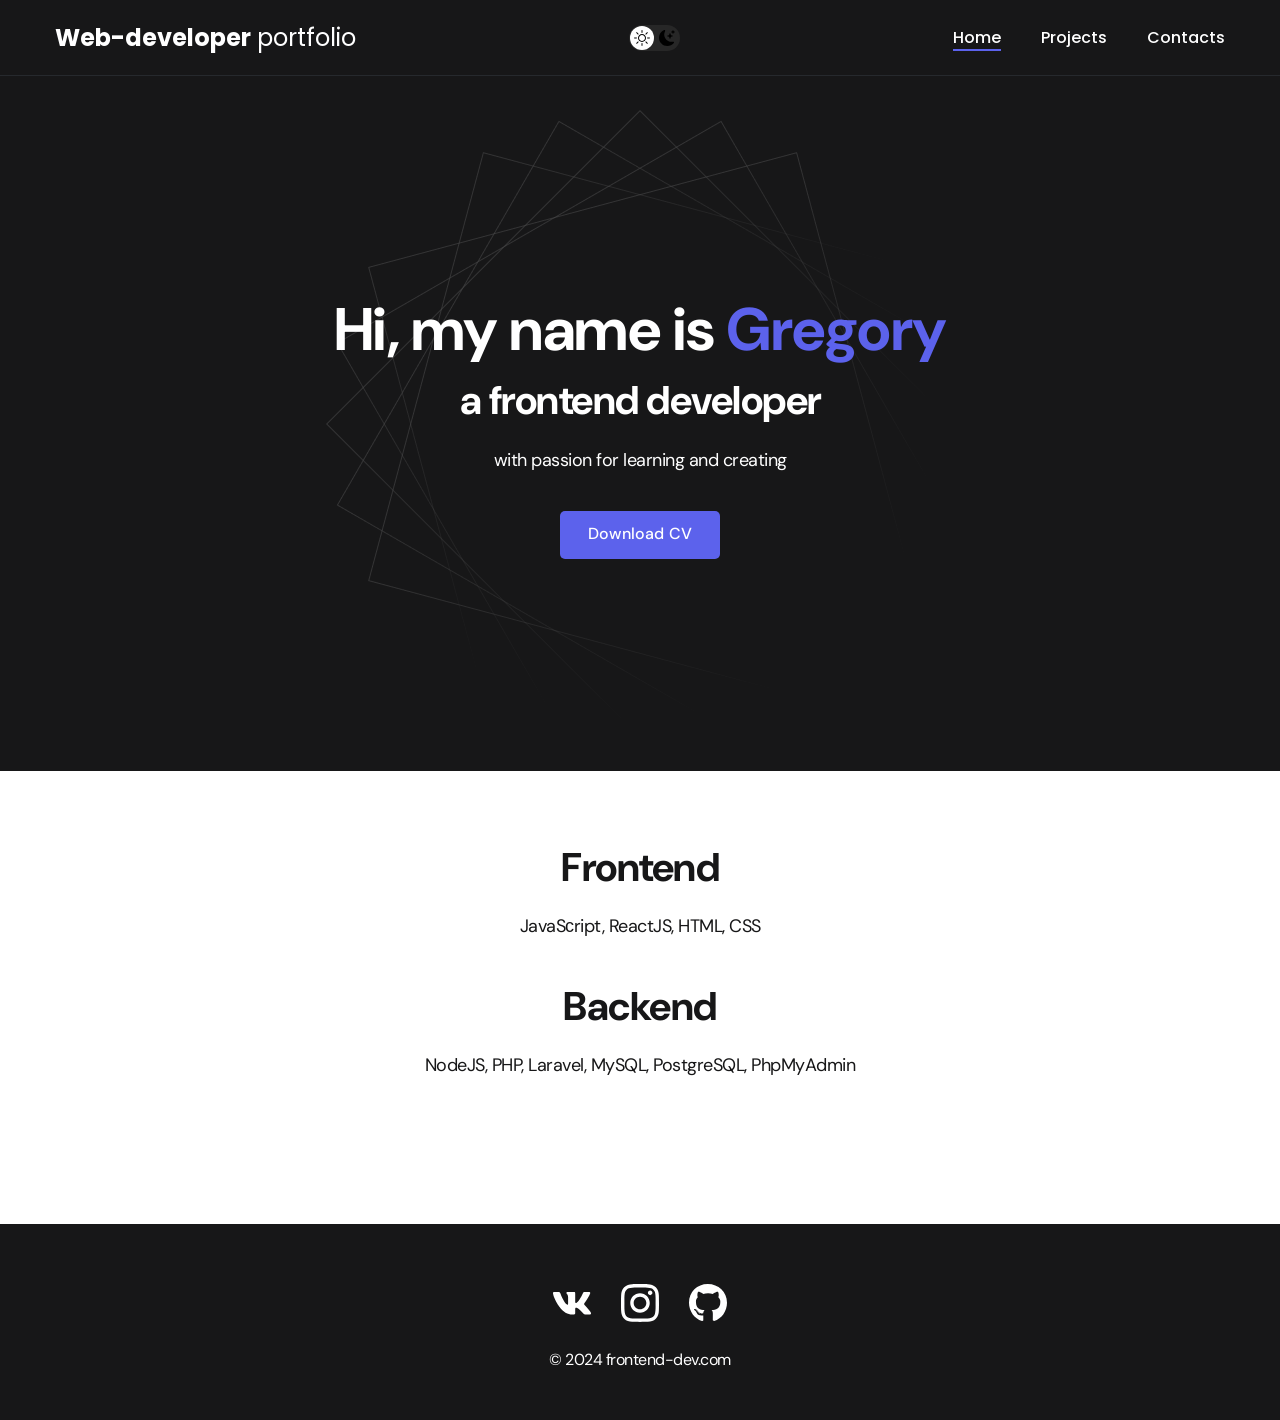
<file: index.html>
<!DOCTYPE html>
<html lang="en">
<head>
    <meta charset="UTF-8">
    <meta name="viewport" content="width=device-width, initial-scale=1.0">
    <title>Freelancer portfolio</title>
    <link rel="stylesheet" href="./css/main.css">
</head>
<body>
    
<nav class="nav ">
   <div class="container">
        <div class="nav-row">
            <a href="./index.html" class="logo"  ><strong>Web-developer</strong> portfolio</a>

            <button class="dark-mode-btn ">
                <img src="img/icons/Sun.svg" alt="Light mode" class="dark-mode-btn__icon">
                <img src="img/icons/Moon.svg" alt="Dark mode" class="dark-mode-btn__icon">
            </button>

            <button class="mobile-nav-btn">
                <span></span>
                <span></span>
                <span></span>
            </button>

            <ul class="nav-list">
                <li class="nav-list_item"> <a href="./index.html" class="nav-list_link nav-list_link--active">Home</a></li>
                <li class="nav-list_item"> <a href="./project.html" class="nav-list_link">Projects</a></li>
                <li class="nav-list_item"> <a href="./contacts.html" class="nav-list_link">Contacts</a></li>
            </ul>
        </div>  
   </div>
</nav>


<header class="header ">
        <div class="header__wrapper">
                <h1 class="header__title">
                <strong>Hi, my name is <em>Gregory</em></strong><br>
                a frontend developer
                </h1>
            <div class="header__text">
                <p>with passion for learning and creating</p> 
            </div>
            <a href="https://drive.google.com/file/d/19QWPZF1fWF9mKuZJJKui-YVSOAKrHI-4/view?usp=sharing" class="btn">Download CV</a>
        </div>
</header>

<main class="section ">
    <div class="container">
       
        <ul class="content-list">

            <li class="content-list__item">
                <h2 class="title-2">Frontend</h2>
                <p>JavaSсript, ReactJS, HTML, CSS</p>
            </li>
            <li class="content-list__item">
                <h2 class="title-2">Backend</h2>
                <p>NodeJS, PHP, Laravel, MySQL, PostgreSQL, PhpMyAdmin</p>
                
            </li>

        </ul>

    </div>
</main>


<footer class="footer">
    <div class="container">
        <div class="footer__wrapper">
            <ul class="social">
                <li class="social__item"><a href="https://vk.com/gr1gaw"><img src="./img/icons/vk.svg" alt="VK"></a></li>
                <li class="social__item"><a href="https://www.instagram.com/grisha291"><img src="./img/icons/instagram.svg" alt="Instagram"></a></li>
                <li class="social__item"><a href="https://github.com/grisha193"><img src="./img/icons/gitHub.svg" alt="GitHub"></a></li>
            </ul>
            <div class="copyright">
                <p>© 2024 frontend-dev.com</p>
            </div>
        </div>
    </div>
</footer>

    <script src="js/main.js"></script>
</body>
</html>
</file>
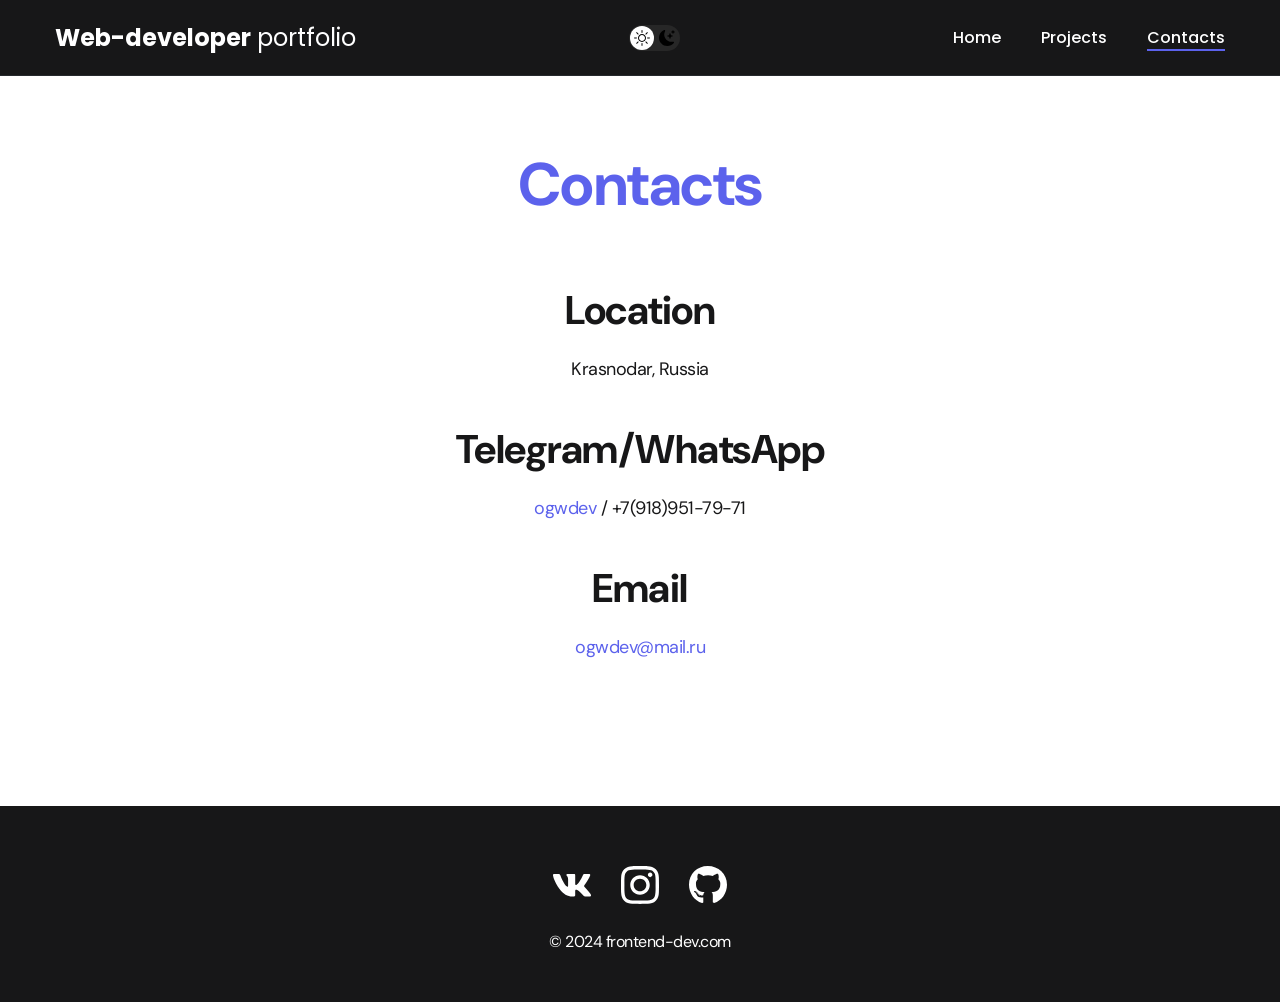
<file: contacts.html>
<!DOCTYPE html>
<html lang="en">
<head>
    <meta charset="UTF-8">
    <meta name="viewport" content="width=device-width, initial-scale=1.0">
    <title>Freelancer portfolio</title>
    <link rel="stylesheet" href="./css/main.css">
</head>
<body>
<nav class="nav ">
   <div class="container">
        <div class="nav-row">
            <a href="./index.html" class="logo"><strong>Web-developer</strong> portfolio </a>

            <button class="dark-mode-btn ">
                <img src="img/icons/Sun.svg" alt="Light mode" class="dark-mode-btn__icon">
                <img src="img/icons/Moon.svg" alt="Dark mode" class="dark-mode-btn__icon">
            </button>
            
            <button class="mobile-nav-btn">
                <span></span>
                <span></span>
                <span></span>
            </button>
            
            <ul class="nav-list">
                <li class="nav-list_item"> <a href="./index.html" class="nav-list_link ">Home</a></li>
                <li class="nav-list_item"> <a href="./project.html" class="nav-list_link ">Projects</a></li>
                <li class="nav-list_item"> <a href="./contacts.html" class="nav-list_link nav-list_link--active">Contacts</a></li>
            </ul>
        </div>  
   </div>
</nav>

    <main class="section ">
        <div class="container">
            <h1 class="title-1">Contacts</h1>
            <ul class="content-list">

                <li class="content-list__item">
                    <h2 class="title-2">Location</h2>
                    <p>Krasnodar, Russia</p>
                </li>
                <li class="content-list__item">
                    <h2 class="title-2">Telegram/WhatsApp</h2>
                    <p><a href="https://t.me/siaiaiaw">ogwdev</a> / +7(918)951-79-71</p>
                    
                </li>

                <li class="content-list__item">
                    <h2 class="title-2">Email</h2>
                    <p><a href="mailto:ogwdev@mail.ru">ogwdev@mail.ru</a></p>
                    
                </li>
            </ul>

        </div>

    </main>

    <footer class="footer">
        <div class="container">
            <div class="footer__wrapper">
                <ul class="social">
                    <li class="social__item"><a href="https://vk.com/gr1gaw"><img src="./img/icons/vk.svg" alt="VK"></a></li>
                    <li class="social__item"><a href="https://www.instagram.com/grisha291"><img src="./img/icons/instagram.svg" alt="Instagram"></a></li>
                    <li class="social__item"><a href="https://github.com/grisha193"><img src="./img/icons/gitHub.svg" alt="GitHub"></a></li>
                </ul>
                <div class="copyright">
                    <p>© 2024 frontend-dev.com</p>
                </div>
            </div>
        </div>
    </footer>
    
<script src="js/main.js"></script>
</body>
</html>
</file>
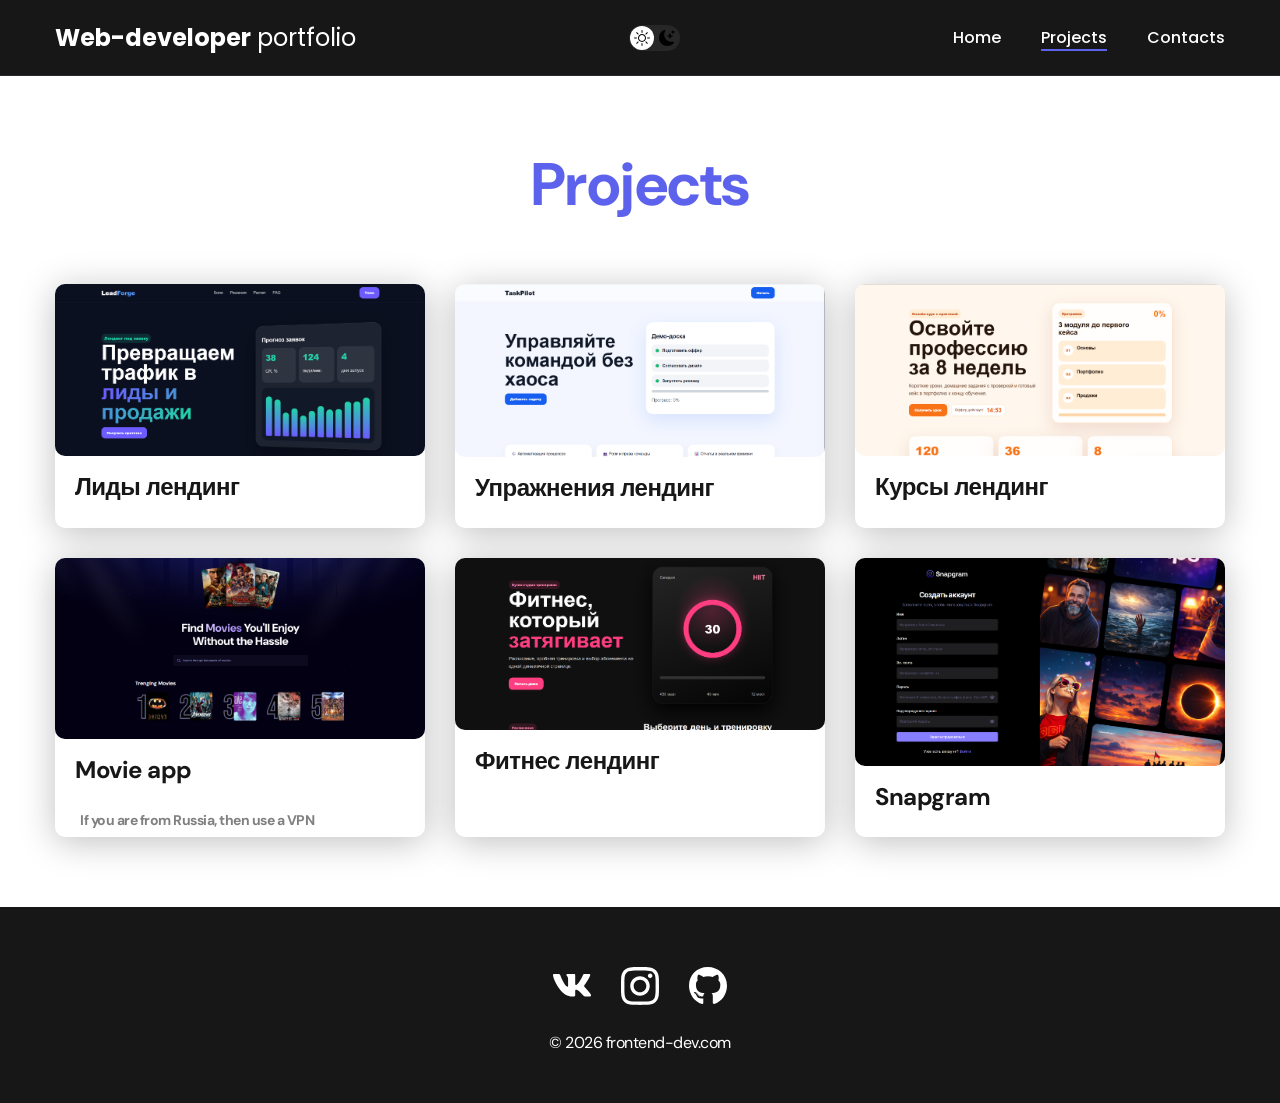
<file: project.html>
<!DOCTYPE html>
<html lang="en">
<head>
    <meta charset="UTF-8">
    <meta name="viewport" content="width=device-width, initial-scale=1.0">
    <title>Freelancer portfolio</title>
    <link rel="stylesheet" href="./css/main.css">
</head>
<body class="">
<nav class="nav ">
   <div class="container">
        <div class="nav-row">
            <a href="./index.html" class="logo"><strong>Web-developer</strong> portfolio</a>
            <button class="dark-mode-btn ">
                <img src="img/icons/Sun.svg" alt="Light mode" class="dark-mode-btn__icon">
                <img src="img/icons/Moon.svg" alt="Dark mode" class="dark-mode-btn__icon">
            </button>
            <button class="mobile-nav-btn">
                <span></span>
                <span></span>
                <span></span>
            </button>
            <ul class="nav-list">
                <li class="nav-list_item"> <a href="./index.html" class="nav-list_link ">Home</a></li>
                <li class="nav-list_item"> <a href="./project.html" class="nav-list_link nav-list_link--active">Projects</a></li>
                <li class="nav-list_item"> <a href="./contacts.html" class="nav-list_link">Contacts</a></li>
            </ul>
        </div>  
   </div>
</nav>

<main class="section">
    <div class="container">
        <h2 class="title-1">Projects</h2>
        <ul class="projects">
            <!-- Каждая ссылка включает параметр icon, уникальный для проекта -->
            <li class="project">
                <a href="https://flourishing-trifle-fcd25c.netlify.app/">
                    <img src="projects/len1.png" alt="Project 1" class="project__img">
                    <h3 class="project__title">Лиды лендинг</h3>
                </a>
            </li>
            <li class="project">
                <a href="https://deft-brigadeiros-73d5f2.netlify.app/">
                    <img src="projects/len2.png" alt="Project 4" class="project__img">
                    <h3 class="project__title">Упражнения лендинг</h3>
                </a>
            </li>
           
            <li class="project">
                <a href="https://thunderous-truffle-422bc0.netlify.app/">
                    <img src="projects/len3.png" alt="Project 6" class="project__img">
                    <h3 class="project__title">Курсы лендинг</h3>
                </a>
            </li>
            <li class="project">
                <a href="https://moviesappsas.netlify.app/">
                    <img src="projects/02.png" alt="Project 2" class="project__img">
                    <h3 class="project__title">Movie app</h3>
                    <h2 class="project__title_desc">If you are from Russia, then use a VPN</h2>
                </a>
            </li>
            <li class="project">
                <a href="https://boisterous-heliotrope-904b89.netlify.app/">
                    <img src="projects/len4.png" alt="Project 5" class="project__img">
                    <h3 class="project__title">Фитнес лендинг</h3>
                </a>
            </li>
            <li class="project">
                <a href="https://snap-ashy.vercel.app/">
                    <img src="projects/snap.png" alt="Project 3" class="project__img">
                    <h3 class="project__title">Snapgram</h3>
                </a>
            </li>
        </ul>
    </div>
</main>

<footer class="footer">
    <div class="container">
        <div class="footer__wrapper">
            <ul class="social">
                <li class="social__item"><a href="https://vk.com/gr1gaw"><img src="./img/icons/vk.svg" alt="VK"></a></li>
                <li class="social__item"><a href="https://www.instagram.com/grisha291"><img src="./img/icons/instagram.svg" alt="Instagram"></a></li>
                <li class="social__item"><a href="https://github.com/grisha193"><img src="./img/icons/gitHub.svg" alt="GitHub"></a></li>
            </ul>
            <div class="copyright">
                <p>© 2026 frontend-dev.com</p>
            </div>
        </div>
    </div>
</footer>

<script src="js/main.js"></script>
</body>
</html>
</file>
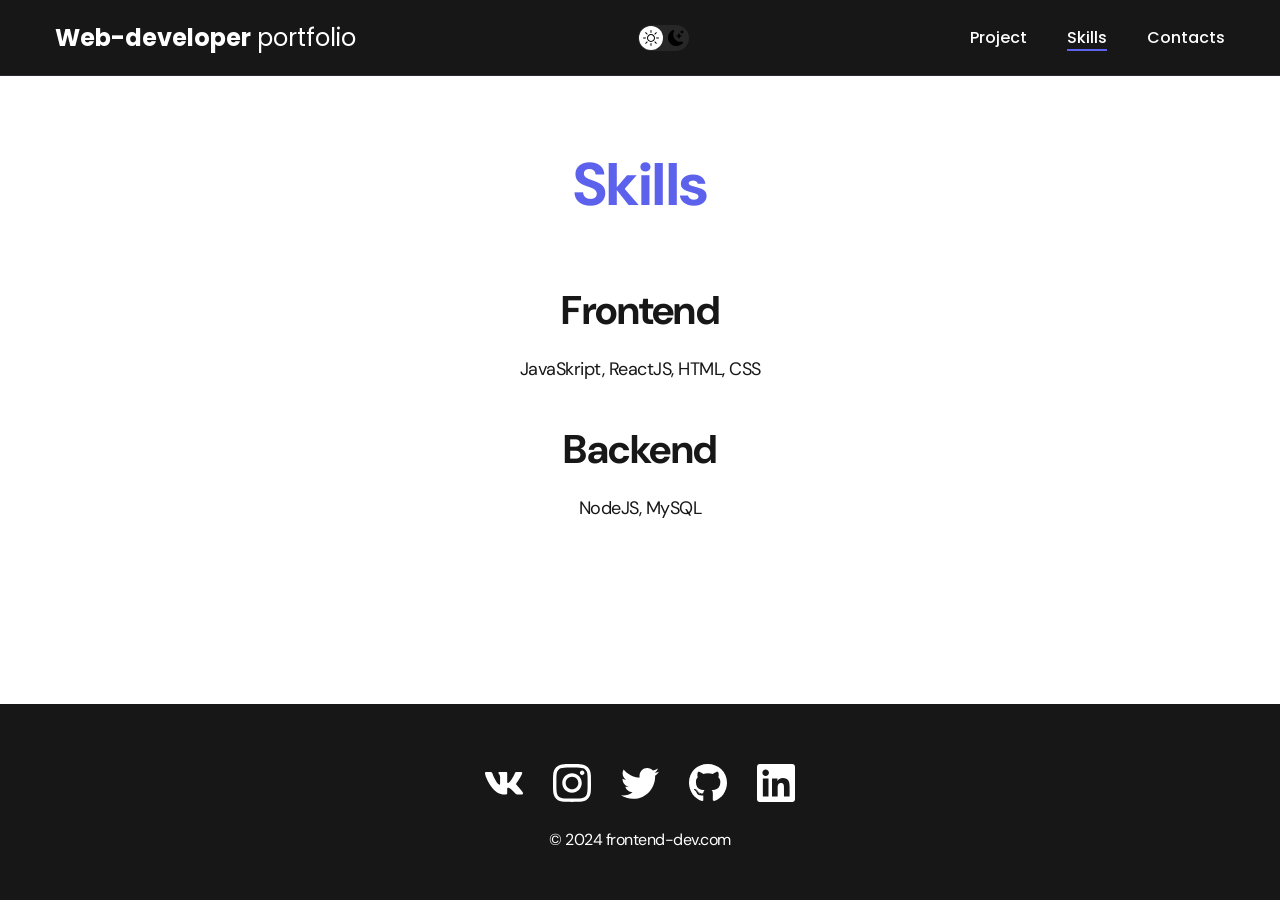
<file: skills.html>
<!DOCTYPE html>
<html lang="en">
<head>
    <meta charset="UTF-8">
    <meta name="viewport" content="width=device-width, initial-scale=1.0">
    <title>Freelancer portfolio</title>
    <link rel="stylesheet" href="./css/main.css">
</head>
<body class="">
<nav class="nav ">
   <div class="container">
        <div class="nav-row">
            <a href="./index.html" class="logo"><strong>Web-developer</strong> portfolio</a>
            <button class="dark-mode-btn ">
                <img src="img/icons/Sun.svg" alt="Light mode" class="dark-mode-btn__icon">
                <img src="img/icons/Moon.svg" alt="Dark mode" class="dark-mode-btn__icon">
            </button>
            <ul class="nav-list">
                <li class="nav-list_item"> <a href="./project-page.html" class="nav-list_link ">Project</a></li>
                <li class="nav-list_item"> <a href="./skills.html" class="nav-list_link nav-list_link--active">Skills</a></li>
                <li class="nav-list_item"> <a href="./contacts.html" class="nav-list_link">Contacts</a></li>
            </ul>
        </div>  
   </div>
</nav>

<main class="section ">
    <div class="container">
        <h1 class="title-1">Skills</h1>
        <ul class="content-list">

            <li class="content-list__item">
                <h2 class="title-2">Frontend</h2>
                <p>JavaSkript, ReactJS, HTML, CSS</p>
            </li>
            <li class="content-list__item">
                <h2 class="title-2">Backend</h2>
                <p>NodeJS, MySQL</p>
                
            </li>

        </ul>

    </div>

</main>

<footer class="footer ">
    <div class="container">
        <div class="footer__wrapper">
            <ul class="social">
                <li class="social__item"><a href="https://vk.com/gr1gaw"><img src="./img/icons/vk.svg" alt="Link"></a></li>
                <li class="social__item"><a href="https://www.instagram.com/grisha291"><img src="./img/icons/instagram.svg" alt="Link"></a></li>
                <li class="social__item"><a href="#!"><img src="./img/icons/twitter.svg" alt="Link"></a></li>
                <li class="social__item"><a href="https://github.com/grisha193"><img src="./img/icons/gitHub.svg" alt="Link"></a></li>
                <li class="social__item"><a href="#!"><img src="./img/icons/linkedIn.svg" alt="Link"></a></li>
            </ul>
            <div class="copyright">
                <p>© 2024 frontend-dev.com</p>
            </div>
        </div>
    </div>
</footer>
<script src="js/main.js"></script>
</body>
</html>
</file>
<file: css/main.css>
@import "./reset.css";
@import url('https://fonts.googleapis.com/css2?family=DM+Sans:wght@400;500;700&family=Poppins:wght@400;500;700&display=swap');

/*
font-family: 'DM Sans', sans-serif;
font-family: 'Poppins', sans-serif;
*/

/* * {
    border: 1px solid red;
} */

:root {
    --blackpure: #000;
    --black: #171718;
    --black-border: #26292D;
    --white: #fff;
    --purple: #5C62EC;

    --text-color: var(--black);

    --dark-bg: var(--black);
    --dark-border: var(--black-border);
    --header-text: var(--white);
    --accent: var(--purple);

    /* Light mode */
    --page-bg: var(--white);
    --text-color: var(--black);

    --title-1: var(--accent);

    --project-card-bg: var(--white);
    --project-card-text: var(--black);
    --box-shadow: 0px 5px 35px rgba(0, 0, 0, 0.25);
}

.dark {
     /* Dark mode */
    --page-bg: #252526;
    --text-color: var(--white);

    --title-1: var(--white);

    --project-card-bg: var(--black);
    --project-card-text: var(--white);
    --box-shadow: 0px 5px 35px rgba(0, 0, 0, 0.8);
}


html, body {
    display: flex;
    flex-direction: column;
    min-height: 100vh;

    font-family: 'DM Sans', sans-serif;
    letter-spacing: -0.5px;

    background-color: var(--page-bg);
    color: var(--text-color);
   
}

/* General */

.container {
    margin: 0 auto;
    padding: 0 15px;
    max-width: 1200px;
  

}

.none {
    display: none !important;
}

.section {
    padding: 70px 0;
}

.title-1 {
    margin-bottom: 60px;

    font-size: 60px;
    font-weight: 700;
    line-height: 1.3;
    color: var(--title-1);
    text-align: center;
}

.title-2 {
    margin-bottom: 20px;

    font-size: 40px;
    font-weight: 700;
    line-height: 1.3;
}

/* Работа с навигацией Nav */

.nav {
    background-color:var(--dark-bg);
    color:var(--header-text);
    padding:20px 0 ;
    border-bottom:1px solid var(--dark-border);
    letter-spacing: normal;
    
} 

.nav-row{
    display: flex;
    justify-content: space-between;
    align-items: center;
    column-gap: 30px;
    row-gap: 20px;
    flex-wrap: wrap;
    

}

.logo{
    color: var(--header-text);
    font-size: 24px;
    font-family: 'Poppins', sans-serif;
    
}

.logo strong {
    font-weight: 700;
  
}

.nav-list{
    display: flex;
    align-items: center;
    column-gap: 40px;
    font-style: 16px;
    font-weight: 500;
    font-family: 'Poppins', sans-serif;
    
}

.nav-list_link{
    color: var(--header-text);
    transition: opacity 0.2 ease;
}

.nav-list_link:hover{
    opacity: 0.8;
}

.nav-list_link--active{
    position: relative;
}

.nav-list_link--active::before{
    content: "";
    position: absolute;
    left: 0;
    top: 100%;
    display: block;
    height: 2px;
    width: 100%;
    background-color: var(--purple);
}

/* Mobile menu */
.mobile-nav-btn {
    display: none;
    background: none;
    border: none;
    cursor: pointer;
    padding: 0;
    width: 30px;
    height: 30px;
    position: relative;
    z-index: 1001;
}

.mobile-nav-btn span {
    display: block;
    width: 100%;
    height: 3px;
    background-color: var(--header-text);
    margin: 5px 0;
    transition: 0.3s;
    border-radius: 2px;
}

.mobile-nav-btn.active span:nth-child(1) {
    transform: rotate(45deg) translate(5px, 5px);
}

.mobile-nav-btn.active span:nth-child(2) {
    opacity: 0;
}

.mobile-nav-btn.active span:nth-child(3) {
    transform: rotate(-45deg) translate(7px, -6px);
}

/* Dark mode btn */
.dark-mode-btn{
    position: relative;
    display: flex;
    justify-content: space-between;
    width: 51px;
    height: 26px; 
    background-color: #272727;
    border-radius: 50px;
    padding: 5px;
  
}

.dark-mode-btn::before{
     content: ""; 
    display:block;
    width: 24px;
    height: 24px;
    border-radius: 50%;
    background-color: var(--white);
    position: absolute;
    top: 1px;
    left: 1px;

    transition: left 0.2s ease-in;
}

.dark-mode-btn--active::before{
    left: 26px;
}

.dark-mode-btn__icon{
    position: relative;
    z-index: 9;
}


/* Header */

.header {
    padding: 40px 0;
    min-height: 695px;

    display: flex;
    justify-content: center;
    align-items: center;

    background-color: var(--dark-bg);
    background-image:url('../img/Header_bg.png');
    background-repeat: no-repeat;
    background-size: auto;
    background-position: center center;

    color: var(--header-text);
    text-align: center;
}

.header__wrapper {
    padding: 0 15px;
    max-width: 660px;
}

.header__title {
    margin-bottom: 20px;
    font-size: 40px;
    font-weight: 700;
    line-height: 1.4;
}

.header__title strong {
    font-size: 60px;
    font-weight: 700;
}

.header__title em {
    font-style: normal;
    color: var(--accent);
}

.header__text {
    margin-bottom: 40px;
    font-size: 18px;
    line-height: 1.333;
}

.header__text p + p{
    margin-top: 0.5em;
}

/* Btn */

.btn {
    display: inline-block;
    height: 48px;
    padding: 12px 28px;

    border-radius: 5px;
    background-color: var(--accent);
    color: var(--white);
    letter-spacing: 0.15px;
    font-size: 16px;
    font-weight: 500;

    transition: opacity 0.2s ease-in;
}

.btn:hover {
    opacity: 0.8;
}

.btn:active {
    position: relative;
    top: 1px;
}

/* Btn outline */

.btn-outline {
    display: flex;
    column-gap: 10px;
    align-items: center;

    height: 48px;
    padding: 12px 20px;

    border-radius: 5px;
    border: 1px solid var(--blackpure);
    background-color: var(--white);
    color: var(--blackpure);

    transition: opacity 0.2s ease-in;
}

.btn-outline:hover {
    opacity: 0.8;
}

.btn-outline:active {
    position: relative;
    top: 1px;
}

/* Projects  */

.projects {
    display: flex;
    justify-content: center;
    flex-wrap: wrap;
    column-gap: 30px;
    row-gap: 30px;
}

.project {
    max-width: 370px;
    background-color: var(--project-card-bg);
    box-shadow: var(--box-shadow);
    border-radius: 10px;
}

.project__img {
    border-radius: 10px;
}

.project__title {
    padding: 15px 20px 25px;
    font-weight: 700;
    font-size: 24px;
    line-height: 1.3;
    color: var(--project-card-text);
}
.project__title_desc{
    padding: 0px  25px;
    font-weight: 700;
    font-size: 14px;
    line-height: 1.3;
    color: grey;
}

/* Project details */

.project-details {
    margin: 0 auto;
    max-width: 865px;

    display: flex;
    flex-direction: column;
    align-items: center;

    text-align: center;
}

.project-details__cover {
    max-width: 100%;
    margin-bottom: 40px;

    box-shadow: 0px 5px 35px rgba(0, 0, 0, 0.25);
    border-radius: 10px;
}

.project-details__desc {
    margin-bottom: 30px;

    font-weight: 700;
    font-size: 24px;
    line-height: 1.3;
}

/* Content list */

.content-list {
    margin: 0 auto;
    max-width: 570px;
    display: flex;
    flex-direction: column;
    align-items: center;
    row-gap: 40px;
    text-align: center;
    margin-bottom: 75px;
}

.content-list a {
    color: var(--accent);
}

.content-list__item {
    font-size: 18px;
    line-height: 1.5;
   
}

.content-list__item p + p {
    margin-top: 0.5em;
}

/* Footer */

.footer {
    margin-top: auto;
    padding: 60px 0 50px;
    background-color: var(--dark-bg);
    color: var(--header-text);
}

.footer__wrapper {
    display: flex;
    flex-direction: column;
    align-items: center;
    row-gap: 27px;
}

.social {
    display: flex;
    column-gap: 30px;
    align-items: center;
}

.copyright {
    font-size: 16px;
}

.copyright p + p {
    margin-top: 0.5em;
}

/* Responsive Design */

/* Large screens (1200px and up) */
@media (min-width: 1200px) {
    .container {
        max-width: 1200px;
    }
}

/* Medium screens (992px and up) */
@media (max-width: 1199px) {
    .container {
        max-width: 960px;
    }
}

/* Small screens (768px and up) */
@media (max-width: 991px) {
    .container {
        max-width: 720px;
    }
    
    .title-1 {
        font-size: 50px;
    }
    
    .title-2 {
        font-size: 32px;
    }
    
    .header__title {
        font-size: 32px;
    }
    
    .header__title strong {
        font-size: 48px;
    }
}

/* Mobile screens (576px and up) */
@media (max-width: 767px) {
    .container {
        max-width: 540px;
        padding: 0 20px;
    }
    
    .section {
        padding: 40px 0;
    }
    
    .title-1 {
        font-size: 40px;
        margin-bottom: 40px;
    }
    
    .title-2 {
        font-size: 28px;
    }
    
    .header {
        padding: 20px 0;
        min-height: 500px;
    }
    
    .header__title {
        font-size: 28px;
    }
    
    .header__title strong {
        font-size: 36px;
    }
    
    .header__text {
        font-size: 16px;
    }
    
    .nav-list {
        position: fixed;
        top: 0;
        right: -100%;
        width: 100%;
        height: 100vh;
        background-color: var(--dark-bg);
        flex-direction: column;
        justify-content: center;
        align-items: center;
        gap: 30px;
        transition: right 0.3s ease;
        z-index: 1000;
    }
    
    .nav-list.active {
        right: 0;
    }
    
    .mobile-nav-btn {
        display: block;
    }
    
    .nav-row {
        justify-content: space-between;
    }
    
    .projects {
        column-gap: 20px;
        row-gap: 20px;
    }
    
    .project {
        max-width: 100%;
        width: 100%;
    }
    
    .project__img {
        width: 100%;
        height: auto;
    }
    
    .project__title {
        font-size: 20px;
        padding: 15px;
    }
    
    .project__title_desc {
        font-size: 12px;
        padding: 0 15px 15px;
    }
    
    .content-list {
        row-gap: 30px;
        margin-bottom: 50px;
    }
    
    .content-list__item {
        font-size: 16px;
    }
    
    .footer {
        padding: 40px 0 30px;
    }
    
    .social {
        column-gap: 20px;
    }
}

/* Extra small screens (up to 575px) */
@media (max-width: 575px) {
    .container {
        padding: 0 15px;
    }
    
    .title-1 {
        font-size: 32px;
    }
    
    .title-2 {
        font-size: 24px;
    }
    
    .header__title {
        font-size: 24px;
    }
    
    .header__title strong {
        font-size: 28px;
    }
    
    .header__text {
        font-size: 14px;
    }
    
    .btn {
        height: 44px;
        padding: 10px 24px;
        font-size: 14px;
    }
    
    .btn-outline {
        height: 44px;
        padding: 10px 16px;
        font-size: 14px;
    }
    
    .logo {
        font-size: 20px;
    }
    
    .project__title {
        font-size: 18px;
    }
    
    .content-list__item {
        font-size: 14px;
    }
    
    .copyright {
        font-size: 14px;
    }
}
</file>
